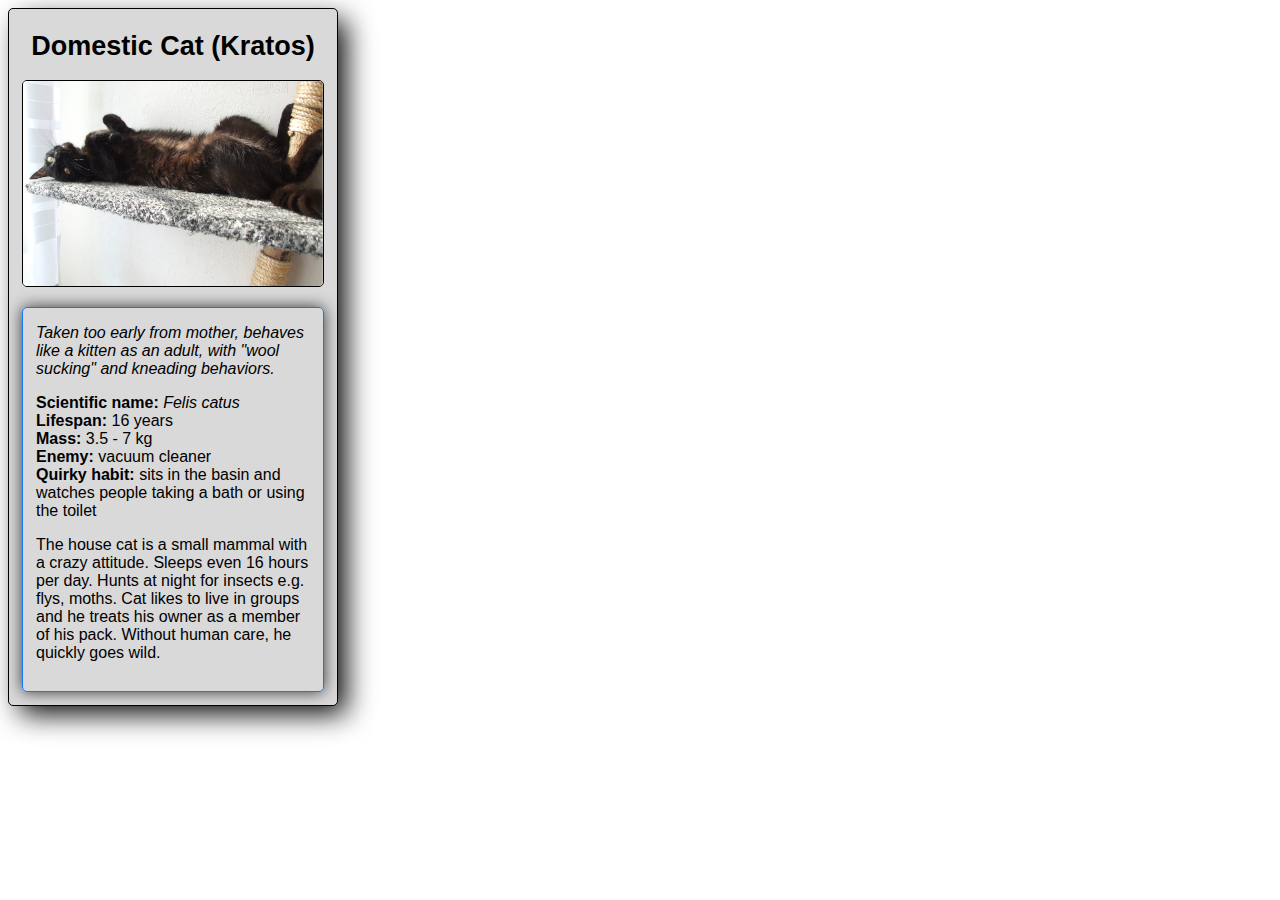
<file: animal_card/index.html>
<!DOCTYPE html>
<html>
<head>
	<meta charset="utf-8">
	<title>Animal Trading Cards</title>
	<link href="styles.css" rel="stylesheet">
</head>
<body>
	<div class="animalCard">
		<h1>Domestic Cat (Kratos)</h1>
		<img class="image" src="kratos.PNG" alt="Cat">
		<div class="information">
			<p class="italic">
				Taken too early from mother, behaves like a kitten as an adult, with "wool sucking" and kneading behaviors.
			</p>
			<ul>
				<li><span>Scientific name: </span><i class="italic">Felis catus</i></li>
				<li><span>Lifespan: </span>16 years</li>
				<li><span>Mass: </span>3.5 - 7 kg</li>
				<li><span>Enemy: </span>vacuum cleaner</li>
				<li><span>Quirky habit: </span>sits in the basin and watches people taking a bath or using the toilet</li>
			</ul>
			<p>
				The house cat is a small mammal with a crazy attitude.
				Sleeps even 16 hours per day. Hunts at night for insects e.g. flys, moths.
				Cat likes to live in groups and he treats his owner as a member of his pack.
				Without human care, he quickly goes wild.
			</p>
		</div>
	</div>
</body>
</html>
</file>
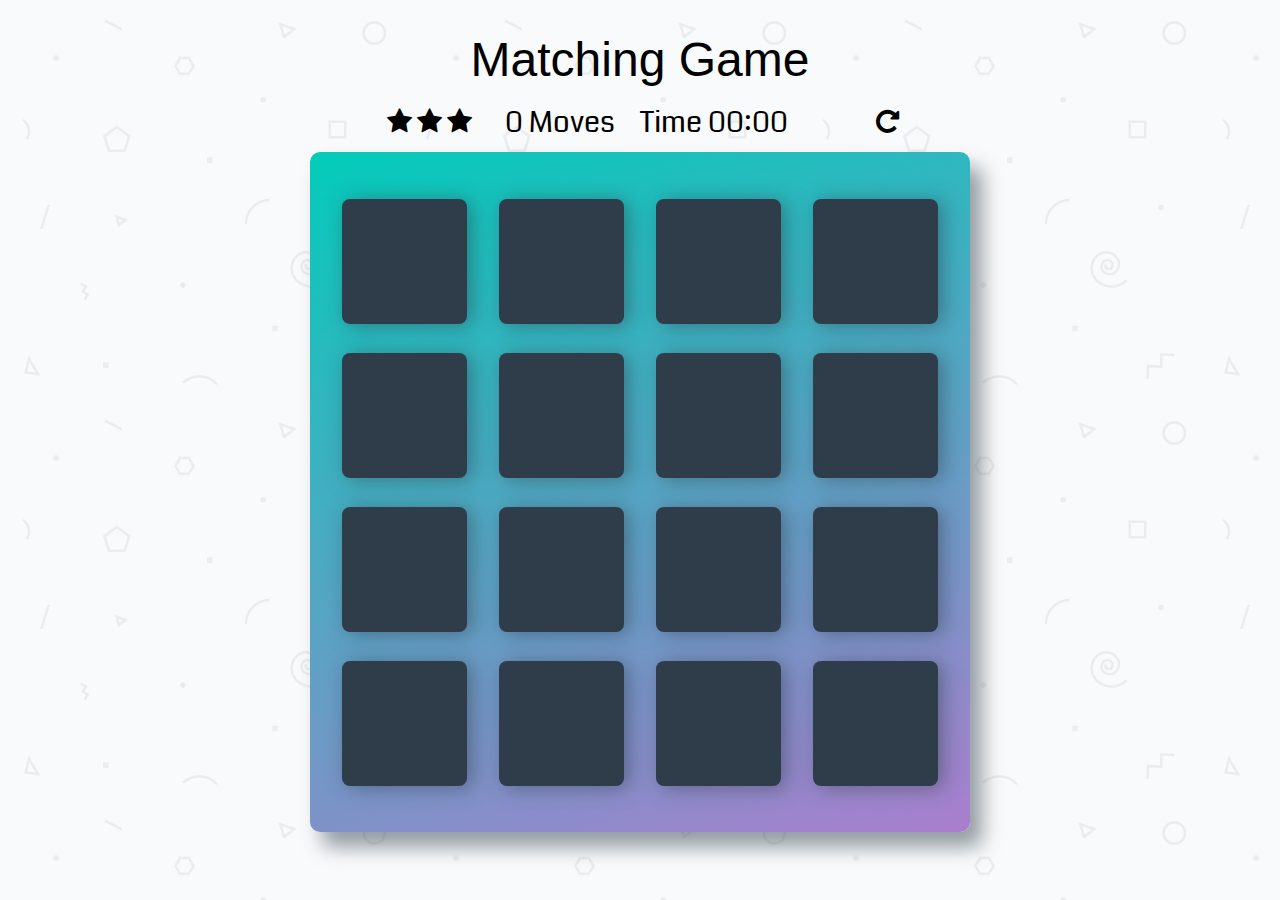
<file: memory_game/index.html>
<!doctype html>
<html lang="en">

<head>
  <meta charset="utf-8">
  <title>Matching Game</title>
  <meta name="description" content="">
  <script src="https://code.jquery.com/jquery-3.3.1.min.js"></script>
  <link rel="stylesheet prefetch" href="https://maxcdn.bootstrapcdn.com/font-awesome/4.6.1/css/font-awesome.min.css">
  <link rel="stylesheet prefetch" href="https://fonts.googleapis.com/css?family=Coda">
  <link rel="stylesheet" href="css/app.css">
</head>

<body>

  <div class="container">
    <header>
      <h1>Matching Game</h1>
    </header>

    <section class="score-panel">
      <ul class="stars">
        <li><i class="fa fa-star"></i></li>
        <li><i class="fa fa-star"></i></li>
        <li><i class="fa fa-star"></i></li>
      </ul>

      <div class="moves"></div>
      <div class="timer"></div>
      <div class="restart">
        <i class="fa fa-repeat"></i>
      </div>
    </section>

    <ul class="deck">
      <li class="card">
        <i class="fa fa-diamond"></i>
      </li>
      <li class="card">
        <i class="fa fa-paper-plane-o"></i>
      </li>
      <li class="card match">
        <i class="fa fa-anchor"></i>
      </li>
      <li class="card">
        <i class="fa fa-bolt"></i>
      </li>
      <li class="card">
        <i class="fa fa-cube"></i>
      </li>
      <li class="card match">
        <i class="fa fa-anchor"></i>
      </li>
      <li class="card">
        <i class="fa fa-leaf"></i>
      </li>
      <li class="card">
        <i class="fa fa-bicycle"></i>
      </li>
      <li class="card">
        <i class="fa fa-diamond"></i>
      </li>
      <li class="card">
        <i class="fa fa-bomb"></i>
      </li>
      <li class="card">
        <i class="fa fa-leaf"></i>
      </li>
      <li class="card">
        <i class="fa fa-bomb"></i>
      </li>
      <li class="card open show">
        <i class="fa fa-bolt"></i>
      </li>
      <li class="card">
        <i class="fa fa-bicycle"></i>
      </li>
      <li class="card">
        <i class="fa fa-paper-plane-o"></i>
      </li>
      <li class="card">
        <i class="fa fa-cube"></i>
      </li>
    </ul>
  </div>

  <script src="js/app.js"></script>
</body>

</html>
</file>
<file: animal_card/styles.css>
.animalCard {
  width: 302px;
  border: 1px solid;
  padding: 15px 13px 13px 13px;
  font-family: "Segoe UI", sans-serif;
  background-color: #d9d9d9;
  border-radius: 5px;
  box-shadow: 10px 10px 28px -2px #080707;
}

.image {
  width: 300px;
  border: 1px solid;
  border-radius: 5px;
}

h1 {
  margin-top: 7px;
  font-family: "Trebuchet MS", sans-serif;
  font-size: 27px;
  text-align: center;
}

.information {
  border: 1px solid;
  padding: 0 13px 13px;
  margin-top: 16px;
  border-radius: 5px;
  box-shadow: 0 0 15px 0 #000000bf;
  border-color: #1378f4;
  font-size: 16px;
}

ul {
  padding-left: 0;
  list-style-type: none;
}

span {
  font-weight: bold;
}

.italic {
  font-style: italic;
}
</file>
<file: memory_game/css/app.css>
html {
    box-sizing: border-box;
}

*,
*::before,
*::after {
    box-sizing: inherit;
}

html,
body {
    width: 100%;
    height: 100%;
    margin: 0;
    padding: 0;
}

body {
    background: #fff url('../img/geometry2.png'); /* Background pattern from Subtle Patterns */
    font-family: "Coda", cursive;
}

.container {
    display: flex;
    justify-content: center;
    align-items: center;
    flex-direction: column;
}

h1 {
    font-family: "Open Sans", sans-serif;
    font-weight: 300;
    font-size: 48px;
    margin-bottom: 15px;
}

/*
 * Styles for the deck of cards
 */

.deck {
    width: 660px;
    min-height: 680px;
    background: linear-gradient(160deg, #02ccba 0%, #aa7ecd 100%);
    padding: 32px;
    border-radius: 10px;
    box-shadow: 12px 15px 20px 0 rgba(46, 61, 73, 0.5);
    display: flex;
    flex-wrap: wrap;
    justify-content: space-between;
    align-items: center;
    margin: 0 0 3em;
}

.deck .card {
    height: 125px;
    width: 125px;
    background: #2e3d49;
    font-size: 0;
    color: #fff;
    border-radius: 8px;
    cursor: pointer;
    display: flex;
    justify-content: center;
    align-items: center;
    box-shadow: 5px 2px 20px 0 rgba(46, 61, 73, 0.5);
}

.deck .card.open {
    transform: rotateY(0);
    background: #02b3e4;
    cursor: default;
}

.deck .card.show {
    font-size: 33px;
}

.deck .card.match {
    cursor: default;
    background: #02ccba;
    font-size: 33px;
}

/*
 * Styles for the Score Panel
 */

.score-panel {
    text-align: right;
    max-width: 518px;
    display: flex;
    flex-wrap: wrap;
}

.score-panel .stars {
    padding: 0;
    display: inline-block;
    margin: 1px 5px 0 0;
    width: 90px;
    font-size: 27px;
}

.score-panel .stars li {
    list-style: none;
    display: inline-block;
}

.score-panel .restart {
    margin: 1px 0 0 60px;
    cursor: pointer;
    width: 49px;
    height: 49px;
    font-size: 27px;
}

.score-panel .timer {
    width: 150px;
    font-size: 29px;
    margin-left: 25px;
    text-align: left;
    
}

.score-panel .moves {
    width: 138px;
    font-size: 29px;
}

/*
 * Styles for the game end information
 */

.win-info {
    width: 100%;
    height: 600px;
    margin-top: 280px;
}

.win-info h1 {
    text-align: center;
    font-size: 48px;
}

.win-info h2 {
    text-align: center;
    color: #4285f4;
    font-size: 40px;
}

.win-info p {
    font-size: 30px;
    font-weight: 600;
    text-align: center;
}

.win-info .new-game {
    text-align: center;
}

.win-info .button {
    width: 185px;
    height: 45px;
    font-size: 29px;
    background-color: #2fceb9;
    color: #fff;
    border: none;
    border-radius: 5px;
}
</file>
